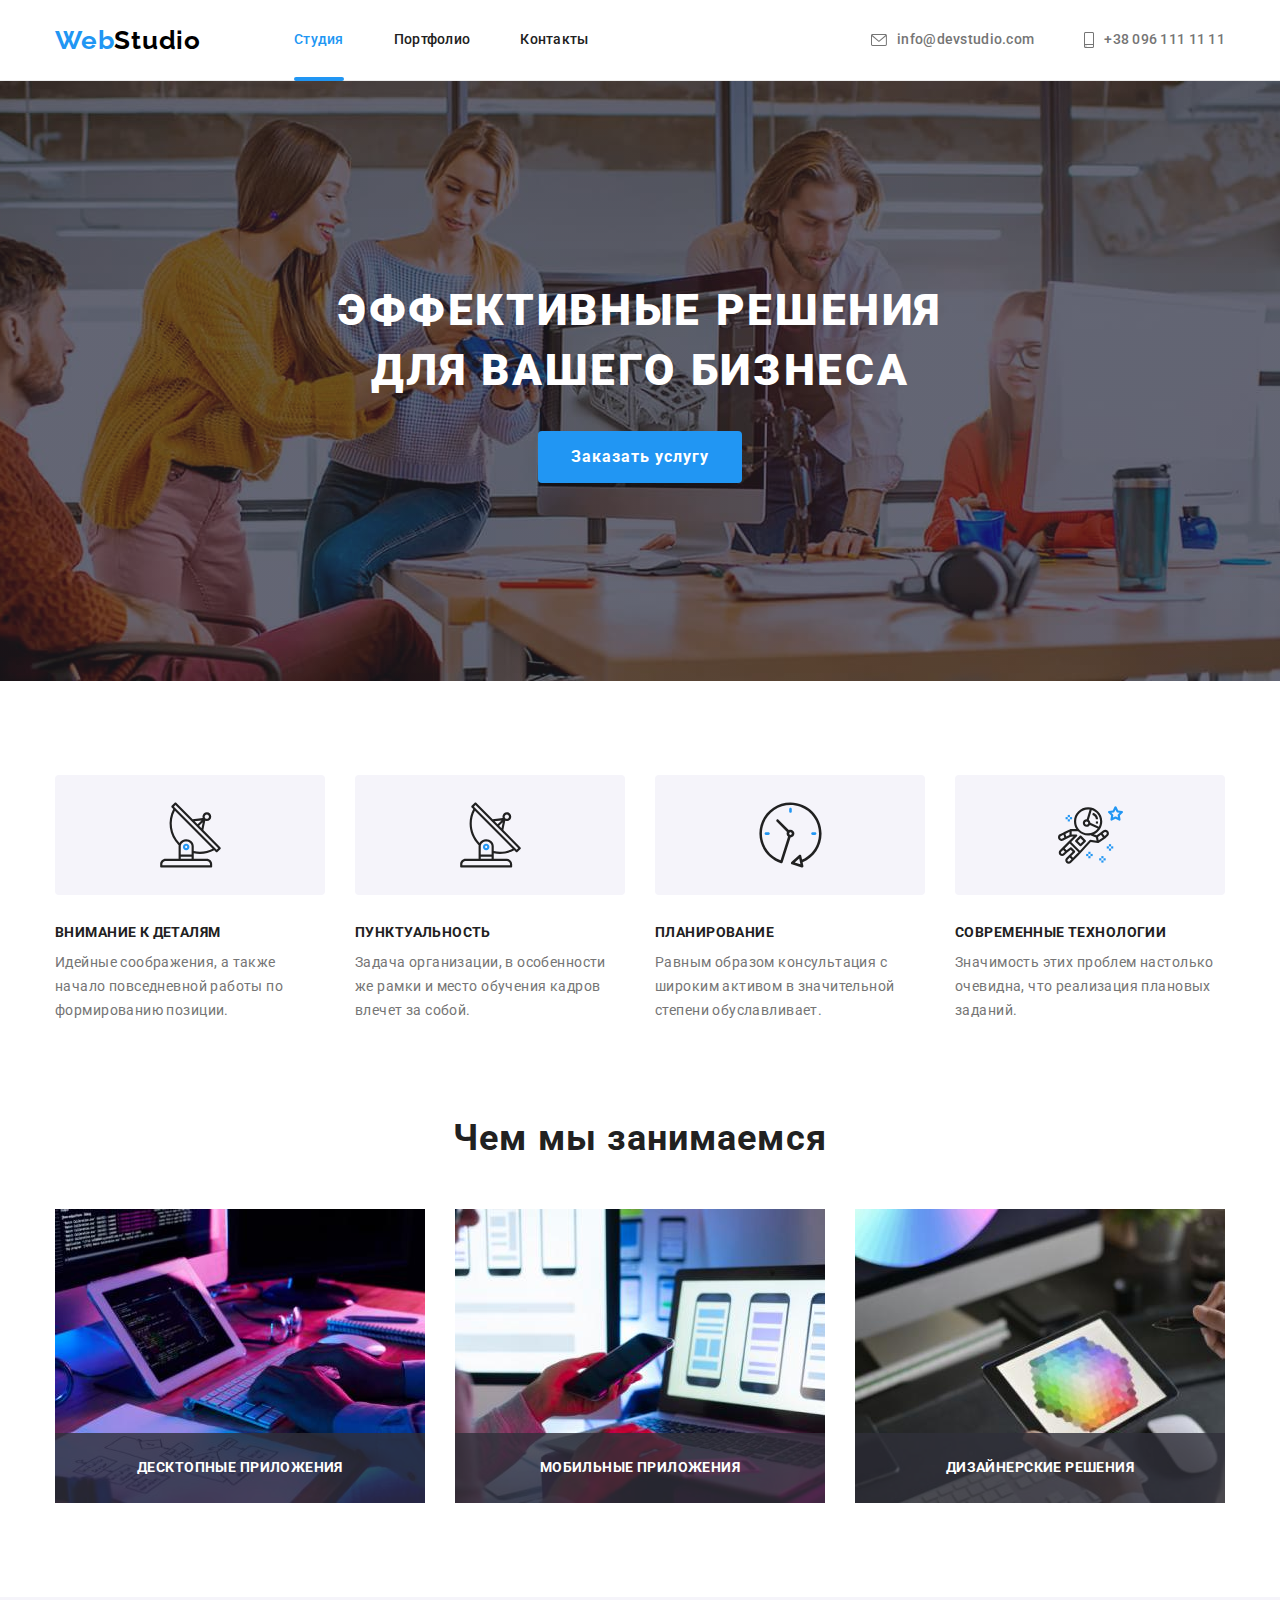
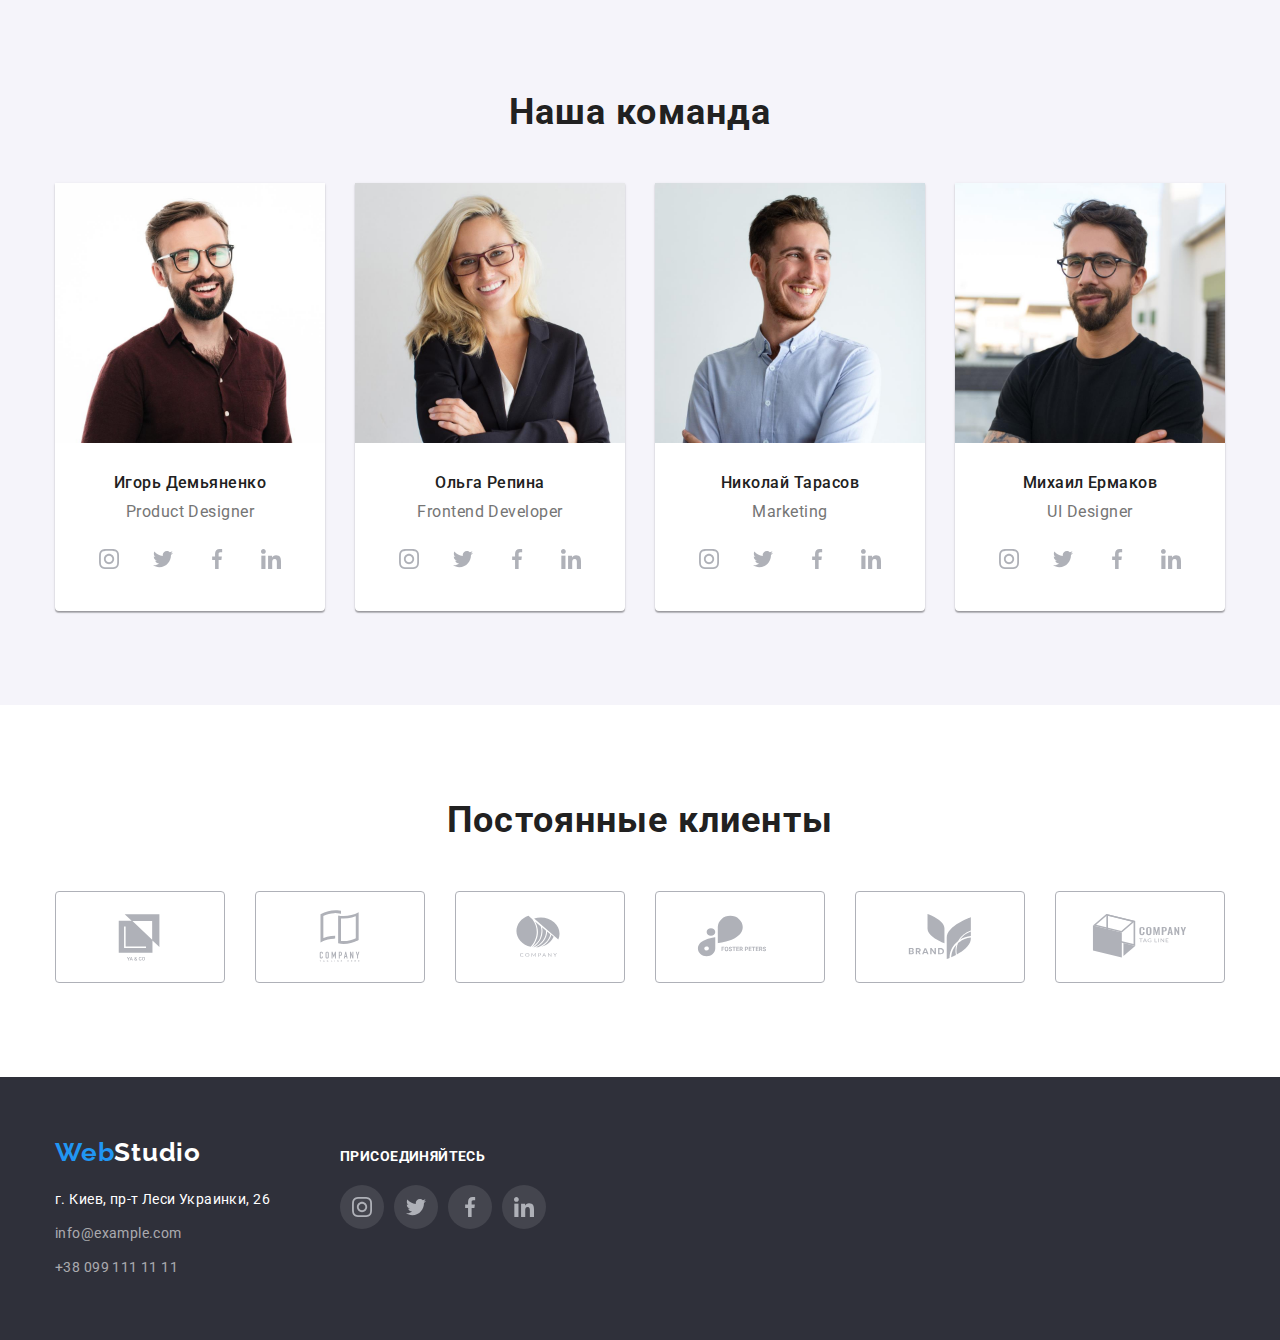
<file: index.html>
<!DOCTYPE html>
<html lang="ru">
  <head>
    <meta charset="UTF-8" />
    <meta http-equiv="X-UA-Compatible" content="IE=edge" />
    <meta name="viewport" content="width=device-width, initial-scale=1.0" />
    <title>Document</title>
    <link rel="preconnect" href="https://fonts.googleapis.com">
    <link rel="preconnect" href="https://fonts.gstatic.com" crossorigin>
    <link href="https://fonts.googleapis.com/css2?family=Raleway:wght@700&family=Roboto:wght@400;500;700;900&display=swap" rel="stylesheet">
    <link rel="stylesheet" href="https://cdnjs.cloudflare.com/ajax/libs/modern-normalize/1.1.0/modern-normalize.min.css" />
    <link rel="stylesheet" href="./css/styles.css" />
  </head>
  <body>
    <!--Header-->
    <header class="page-header section">
      <div class="container page-header-container"><!--page navigation-->
        <nav class="navigation">
         
          <a href="#" lang="en" class="logo">Web<span class="logo-dark">Studio</span></a>
          <ul class="nav-list">
            <li class="nav-item">
              <a class="nav-link link-active" href="./index.html">Студия</a>
            </li>
            <li class="nav-item">
              <a class="nav-link" href="./portfolio.html">Портфолио</a>
            </li>
            <li class="nav-item">
              <a class="nav-link" href="#">Контакты</a>
            </li>
          </ul>
        </nav>
  
        <!--contacts info -->
        <ul class="header-contacts">
          <li class="header-contacts-item">
            <a class="header-link-mail" href="mailto:info@devstudio.com">
              <svg class="mail-icon" width="16" height="12">
                <use href="./images/icons.svg/sprite.svg#envelope">
                </use>
              </svg>info@devstudio.com
            </a>
          </li>
          <li class="header-contacts-item">
            <a class="header-link-phone" href="tel:+380961111111">
              <svg class="phone-icon" width="10" height="16">
                <use href="./images/icons.svg/sprite.svg#smartphone">
                </use>
              </svg>+38 096 111 11 11</a>
          </li>
        </ul>
      </div>
    </header>
    <!-- ============ Hero ======================================-->
    <main>
      <section class="hero">
        <div class="container">
          <h1 class="main-title">Эффективные решения для вашего бизнеса</h1>
          <button class="button" type="button" data-modal-open>Заказать услугу</button>
        </div>
      </section>
      <!-- ============ Section features =====-->
      <section class="section">
        <div class="container">
          <h2 class="section-title visually-hidden">Benefits</h2>
          <ul class="feature-list">
            <li class="feature-item">
              <div class="feature-item-icon-wrapper">
                <svg class="feature-list-icon" width="65" height="70">
                  <use href="./images/icons.svg/sprite.svg#antenna"></use>
                </svg>
              </div>
                <h3 class="feature-title">Внимание к деталям</h3>
                <p class="feature-text">
                  Идейные соображения, а также начало повседневной работы по формированию позиции.
                </p>
            </li>
            <li class="feature-item">
              <div class="feature-item-icon-wrapper">
                <svg class="feature-list-icon" width="65" height="70">
                  <use href="./images/icons.svg/sprite.svg#antenna"></use>
                </svg>
              </div>
              <h3 class="feature-title">Пунктуальность</h3>
              <p class="feature-text">
                Задача организации, в особенности же рамки и место обучения кадров влечет за собой.
              </p>
            </li>
            <li class="feature-item">
              <div class="feature-item-icon-wrapper">
                <svg class="feature-list-icon" width="65" height="70">
                  <use href="./images/icons.svg/sprite.svg#clock"></use>
                </svg>
              </div>
              <h3 class="feature-title">Планирование</h3>
              <p class="feature-text">
                Равным образом консультация с широким активом в значительной степени обуславливает.
              </p>
            </li>
            <li class="feature-item">
              <div class="feature-item-icon-wrapper">
                <svg class="feature-list-icon" width="65" height="70">
                  <use href="./images/icons.svg/sprite.svg#astronaut"></use>
                </svg>
              </div>
              <h3 class="feature-title">Современные технологии</h3>
              <p class="feature-text">
                Значимость этих проблем настолько очевидна, что реализация плановых заданий.
              </p>
            </li>
          </ul>
        </div>
      </section>
      <!--Section work-->
      <section class="section-work section">
        <div class="container">
          <h2 class="section-title">Чем мы занимаемся</h2>
          <ul class="work-list">
            <li class="work-item">
                <img
                class="section-work-img"
                src="./images/work/block_scheme2.jpg"
                alt="Руки кодирующие на ноутбуке по блок-схеме"
                width="370"
                height="294"
              />
              <h3 class="feature-title work-title">Десктопные приложения</h3>
            </li>
            <li class="work-item">
                <img
                class="section-work-img"
                src="./images/work/mobile_vers2.jpg"
                alt="Экран ноутбука с вариатами моб.приложений"
                width="370"
                height="294"
              />
              <h3 class="feature-title work-title">Мобильные приложения</h3>
            </li>
            <li class="work-item">
                <img
                class="section-work-img"
                src="./images/work/laptop_vers2.jpg"
                alt="Планшет с игрой в руках "
                width="370"
                height="294"
              />
              <h3 class="feature-title work-title">Дизайнерские решения</h3>
            </li>
          </ul>
        </div>
      </section>
      <!--our_team-->
      <section class="section-team section">
        <div class="container">
          <h2 class="section-title">Наша команда</h2>
          <ul class="team-list">
            <li class="team-item">
              <img
                class="section-team-img"
                src="./images/team/ihor_demian2.jpg"
                alt="Фотография Игорь Демьяненко"
                width="270"
                height="260"
              />
              <div class="team-item-wrapper">
                <h3 class="team-title">Игорь Демьяненко</h3>
                <p lang="en" class="team-text">Product Designer</p>
                <ul class="social-list">
                  <li class="social-list-item">
                    <a href="" class="social-list-link">
                      <svg class="social-list-icon" width="20" height="20">
                        <use href="./images/icons.svg/sprite.svg#instagram"></use>
                      </svg>
                    </a>
                  </li>
                  <li class="social-list-item">
                    <a href="" class="social-list-link">
                      <svg class="social-list-icon" width="20" height="20">
                        <use href="./images/icons.svg/sprite.svg#twitter"></use>
                      </svg>
                    </a>
                  </li>
                  <li class="social-list-item">
                    <a href="" class="social-list-link">
                      <svg class="social-list-icon" width="20" height="20">
                        <use href="./images/icons.svg/sprite.svg#facebook"></use>
                      </svg>
                    </a>
                  </li>
                  <li class="social-list-item">
                    <a href="" class="social-list-link">
                      <svg class="social-list-icon" width="20" height="20">
                        <use href="./images/icons.svg/sprite.svg#linkedin"></use>
                      </svg>
                    </a>
                  </li>
                </ul>
              </div>
            </li>
            <li class="team-item">
              <img
                class="section-team-img"
                src="./images/team/olha_repina2.jpg"
                alt="Фотография Ольга Репина"
                width="270"
                height="260"
              />
              <div class="team-item-wrapper">
                <h3 class="team-title">Ольга Репина</h3>
                <p lang="en" class="team-text">Frontend Developer</p>
                <ul class="social-list">
                  <li class="social-list-item">
                    <a href="" class="social-list-link">
                      <svg class="social-list-icon" width="20" height="20">
                        <use href="./images/icons.svg/sprite.svg#instagram"></use>
                      </svg>
                    </a>
                  </li>
                  <li class="social-list-item">
                    <a href="" class="social-list-link">
                      <svg class="social-list-icon" width="20" height="20">
                        <use href="./images/icons.svg/sprite.svg#twitter"></use>
                      </svg>
                    </a>
                  </li>
                  <li class="social-list-item">
                    <a href="" class="social-list-link">
                      <svg class="social-list-icon" width="20" height="20">
                        <use href="./images/icons.svg/sprite.svg#facebook"></use>
                      </svg>
                    </a>
                  </li>
                  <li class="social-list-item">
                    <a href="" class="social-list-link">
                      <svg class="social-list-icon" width="20" height="20">
                        <use href="./images/icons.svg/sprite.svg#linkedin"></use>
                      </svg>
                    </a>
                  </li>
                </ul>
              </div>
            </li>
            <li class="team-item">
              <img
                class="section-team-img"
                src="./images/team/nikolaj_tarasov2.jpg"
                alt="Фотография Николай Тарасов"
                width="270"
                height="260"
              />
              <div class="team-item-wrapper"><h3 class="team-title">Николай Тарасов</h3>
                <p lang="en" class="team-text">Marketing</p>
                <ul class="social-list">
                  <li class="social-list-item">
                    <a href="" class="social-list-link">
                      <svg class="social-list-icon" width="20" height="20">
                        <use href="./images/icons.svg/sprite.svg#instagram"></use>
                      </svg>
                    </a>
                  </li>
                  <li class="social-list-item">
                    <a href="" class="social-list-link">
                      <svg class="social-list-icon" width="20" height="20">
                        <use href="./images/icons.svg/sprite.svg#twitter"></use>
                      </svg>
                    </a>
                  </li>
                  <li class="social-list-item">
                    <a href="" class="social-list-link">
                      <svg class="social-list-icon" width="20" height="20">
                        <use href="./images/icons.svg/sprite.svg#facebook"></use>
                      </svg>
                    </a>
                  </li>
                  <li class="social-list-item">
                    <a href="" class="social-list-link">
                      <svg class="social-list-icon" width="20" height="20">
                        <use href="./images/icons.svg/sprite.svg#linkedin"></use>
                      </svg>
                    </a>
                  </li>
                </ul>
              </div>
            </li>
            <li class="team-item">
              <img
                class="section-team-img"
                src="./images/team/michail_ermakov2.jpg"
                alt="Фотография Михаил Ермаков"
                width="270"
                height="260"
              />
              <div class="team-item-wrapper">
                <h3 class="team-title">Михаил Ермаков</h3>
                <p lang="en" class="team-text">UI Designer</p>
                <ul class="social-list">
                  <li class="social-list-item">
                    <a href="" class="social-list-link">
                      <svg class="social-list-icon" width="20" height="20">
                        <use href="./images/icons.svg/sprite.svg#instagram"></use>
                      </svg>
                    </a>
                  </li>
                  <li class="social-list-item">
                    <a href="" class="social-list-link">
                      <svg class="social-list-icon" width="20" height="20">
                        <use href="./images/icons.svg/sprite.svg#twitter"></use>
                      </svg>
                    </a>
                  </li>
                  <li class="social-list-item">
                    <a href="" class="social-list-link">
                      <svg class="social-list-icon" width="20" height="20">
                        <use href="./images/icons.svg/sprite.svg#facebook"></use>
                      </svg>
                    </a>
                  </li>
                  <li class="social-list-item">
                    <a href="" class="social-list-link">
                      <svg class="social-list-icon" width="20" height="20">
                        <use href="./images/icons.svg/sprite.svg#linkedin"></use>
                      </svg>
                    </a>
                  </li>
                </ul>
              </div>
            </li>
          </ul>
        </div>
      </section>
      <!-- ===CLIENTS -->
      <section class="section-clients section">
        <div class="container">
          <h2 class="section-title">Постоянные клиенты</h2>
          <ul class="clients-list">
            <li class="clients-item">
              <a href="" class="clients-item-link">
                <svg class="clients-list-icon" width="106" height="60">
                  <use href="./images/icons.svg/sprite.svg#company-name-1"></use>
                </svg>
              </a>
            </li>
            <li class="clients-item">
              <a href="" class="clients-item-link">
                <svg class="clients-list-icon">
                  <use href="./images/icons.svg/sprite.svg#company-name-2"></use>
                </svg>
              </a>
            </li>
            <li class="clients-item">
              <a href="" class="clients-item-link">
                <svg class="clients-list-icon">
                  <use href="./images/icons.svg/sprite.svg#company-name-3"></use>
                </svg>
              </a>
            </li>
            <li class="clients-item">
              <a href="" class="clients-item-link">
                <svg class="clients-list-icon">
                  <use href="./images/icons.svg/sprite.svg#company-name-4"></use>
                </svg>
              </a>
            </li>
            <li class="clients-item">
              <a href="" class="clients-item-link">
                <svg class="clients-list-icon">
                  <use href="./images/icons.svg/sprite.svg#company-name-5"></use>
                </svg>
              </a>
            </li>
            <li class="clients-item">
              <a href="" class="clients-item-link">
                <svg class="clients-list-icon">
                  <use href="./images/icons.svg/sprite.svg#company-name-6"></use>
                </svg>
              </a>
            </li>
          </ul>
        </div>
      </section>
    </main>
    <!--Footer-->
    <footer class="page-footer section">
      <div class="container footer-align">
        <div class="footer-address-wrapper">
          <a href="#" class="logo logo-footer">Web<span class="logo-light">Studio</span></a>
          <address class="footer-addr">
            <ul class="footer-list">
              <li class="footer-item">
                <a
                  class="footer-link-location"
                  href="https://goo.gl/maps/vdUjSE2Tv6SdJSwDA"
                  target="_blank"
                  rel="noopener noreferrer"
                  >г. Киев, пр-т Леси Украинки, 26
                </a>
              </li>
              <li class="footer-item">
                <a class="footer-link" href="mailto:info@example.com">info@example.com</a>
              </li>
              <li class="footer-item">
                <a class="footer-link" href="tel:+380991111111">+38 099 111 11 11</a>
              </li>
            </ul>
          </address>
        </div>
        <div class="foter-social-link-wrapper">
          <h3 class="feature-title footer-title">присоединяйтесь</h3>
          <ul class="social-list">
            <li class="social-list-item">
              <a href="" class="social-list-link social-footer">
                <svg class="social-list-icon" width="20" height="20">
                  <use href="./images/icons.svg/sprite.svg#instagram"></use>
                </svg>
              </a>
            </li>
            <li class="social-list-item">
              <a href="" class="social-list-link social-footer">
                <svg class="social-list-icon" width="20" height="20">
                  <use href="./images/icons.svg/sprite.svg#twitter"></use>
                </svg>
              </a>
            </li>
            <li class="social-list-item">
              <a href="" class="social-list-link social-footer">
                <svg class="social-list-icon" width="20" height="20">
                  <use href="./images/icons.svg/sprite.svg#facebook"></use>
                </svg>
              </a>
            </li>
            <li class="social-list-item">
              <a href="" class="social-list-link social-footer">
                <svg class="social-list-icon" width="20" height="20">
                  <use href="./images/icons.svg/sprite.svg#linkedin"></use>
                </svg>
              </a>
            </li>
          </ul>
        </div> 
      </div>
    </footer>
    <div class="backdrop is-hidden" data-modal>
      <div class="modal">
        <button type="button" class="modal-close-btn" data-modal-close>
          <svg class="modal-close-btn-icon" width="11" height="11">
            <use href="./images/icons.svg/sprite.svg#close-icon"></use>
          </svg>
        </button>
      </div>
    </div>
    <script src="./js/modal.js"></script>
  </body>
</html>
</file>
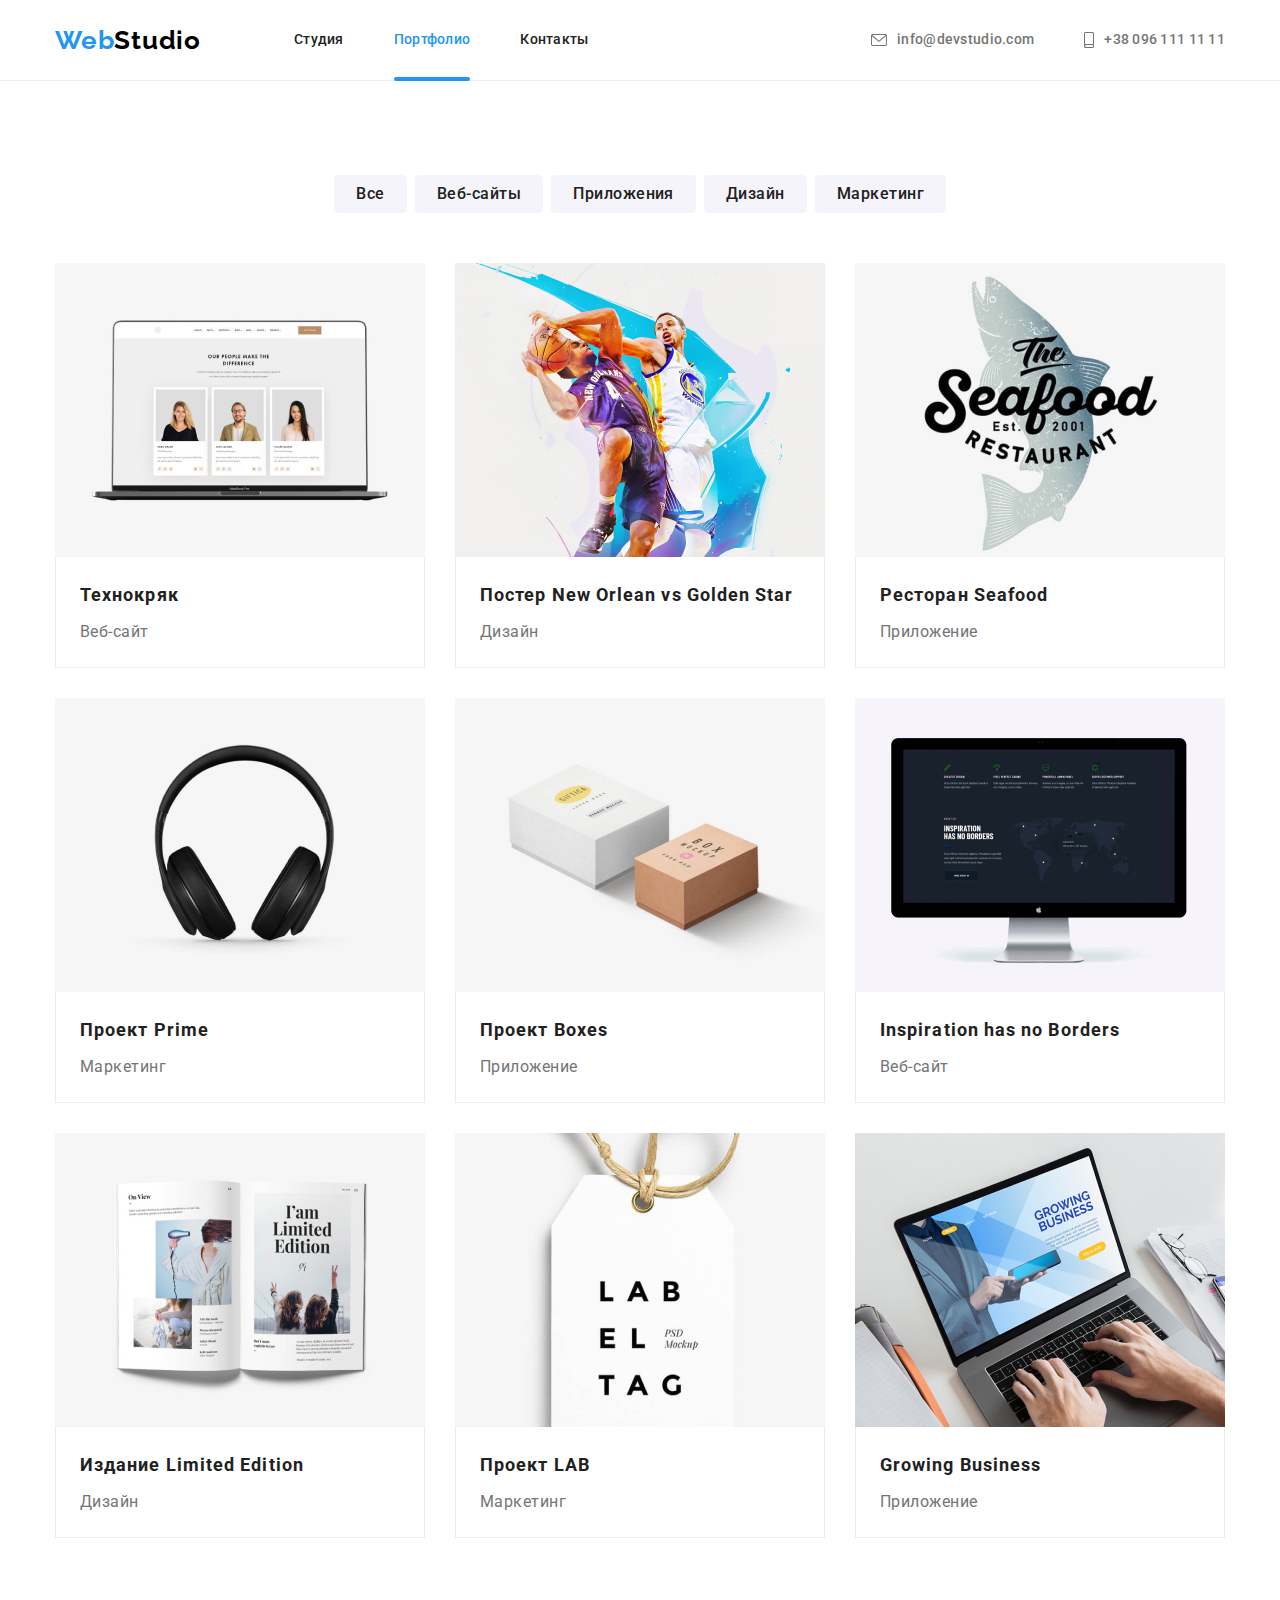
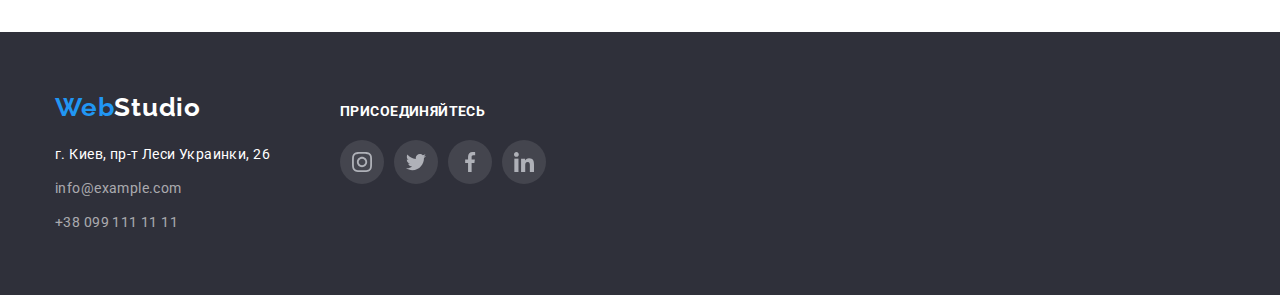
<file: portfolio.html>
<!DOCTYPE html>
<html lang="ru">
  <head>
    <meta charset="UTF-8" />
    <meta http-equiv="X-UA-Compatible" content="IE=edge" />
    <meta name="viewport" content="width=device-width, initial-scale=1.0" />
    <title>Document</title>
    <link rel="preconnect" href="https://fonts.googleapis.com">
    <link rel="preconnect" href="https://fonts.gstatic.com" crossorigin>
    <link href="https://fonts.googleapis.com/css2?family=Raleway:wght@700&family=Roboto:wght@400;500;700;900&display=swap" rel="stylesheet">
    <link rel="stylesheet" href="https://cdnjs.cloudflare.com/ajax/libs/modern-normalize/1.1.0/modern-normalize.min.css" />
    <link rel="stylesheet" href="./css/styles.css" />
  </head>
  <body>
    <!--Header-->
    <header class="page-header section">
      <div class="container page-header-container"><!--page navigation-->
        <nav class="navigation">
          <a href="#" lang="en" class="logo">Web<span class="logo-dark">Studio</span></a>
          <ul class="nav-list">
            <li class="nav-item">
              <a class="nav-link" href="./index.html">Студия</a>
            </li>
            <li class="nav-item">
              <a class="nav-link link-active" href="./portfolio.html">Портфолио</a>
            </li>
            <li class="nav-item">
              <a class="nav-link" href="#">Контакты</a>
            </li>
          </ul>
        </nav>
        <!--contacts info -->
        <ul class="header-contacts">
          <li class="header-contacts-item">
            <a class="header-link-mail" href="mailto:info@devstudio.com">
              <svg class="mail-icon" width="16" height="12">
                <use href="./images/icons.svg/sprite.svg#envelope">
                </use>
              </svg>info@devstudio.com
            </a>
          </li>
          <li class="header-contacts-item">
            <a class="header-link-phone" href="tel:+380961111111">
              <svg class="phone-icon" width="10" height="16">
                <use href="./images/icons.svg/sprite.svg#smartphone">
                </use>
              </svg>+38 096 111 11 11</a>
          </li>
        </ul>
      </div>
    </header>
    <!-- MAIN SECTION -->
    <main>
      <!-- Section filtr -->
      <section class="section">
        <div class="container">
          <h1 class="visually-hidden">Filter</h1>
          <ul class="filter-list">
            <li class="filter-item">
              <button class="filter-btn" type="button">Все</button>
            </li>
            <li class="filter-item">
              <button class="filter-btn" type="button">Веб-сайты</button>
            </li>
            <li class="filter-item">
              <button class="filter-btn" type="button">Приложения</button>
            </li>
            <li class="filter-item">
              <button class="filter-btn" type="button">Дизайн</button>
            </li>
            <li class="filter-item">
              <button class="filter-btn" type="button">Маркетинг</button>
            </li>
          </ul>
          <!-- CONTENT -->
          <ul class="content-list">
            <li class="content-item">
              <a href="" class="content-item-link">
                <div class="content-list-img-wrapper">
                  <img
                  class="content-img"
                  src="./images/./portfolio_img/technokriak_1.jpg"
                  alt="Фото веб-сайта технокряк"
                />
                <p class="content-list-overlay">Ресурс предлагает комплексные предложения с разным уровнем функционала и сервисов. 
                  Все это позволит посетителю получить исчерпывающие сведения о компании или частном лице.</p>
                </div>
              <div class="content-item-wrapper">
                <h2 class="content-title">Технокряк</h2>
                <p class="content-text">Веб-сайт</p>
              </div>
            </a>
            </li>
            <li class="content-item">
              <a href="" class="content-item-link">
                <div class="content-list-img-wrapper"><img
                  class="content-img"
                  src="./images/./portfolio_img/poster_new_oll_2.jpg"
                  alt="Постер New Orlean vs Golden Sta"
                />
                <p class="content-list-overlay">Lorem ipsum dolor sit amet consectetur, adipisicing elit. Fugit laborum, ipsum provident volup</p>
              </div>
                <div class="content-item-wrapper">
                  <h2 class="content-title">Постер New Orlean vs Golden Star</h2>
                  <p class="content-text">Дизайн</p>
              </div>
            </a>
            </li>
            <li class="content-item">
                <a href="" class="content-item-link">
                  <div class="content-list-img-wrapper">
                  <img
                  class="content-img"
                  src="./images/./portfolio_img/seafood_3.jpg"
                  alt="Ресторан Seafood"
                />
                <p class="content-list-overlay">Lorem ipsum dolor sit amet consectetur, adipisicing elit. Fugit laborum, ipsum provident volup</p>
              </div>
              <div class="content-item-wrapper">
                <h2 class="content-title">Ресторан Seafood</h2>
                <p class="content-text">Приложение</p>
              </div>
            </a>
            </li>
            <li class="content-item">
              <a href="" class="content-item-link">
                <div class="content-list-img-wrapper">
                  <img
                  class="content-img"
                  src="./images/./portfolio_img/prime_4.jpg"
                  alt="Фотография наушников"
                />
                <p class="content-list-overlay">Lorem ipsum dolor sit amet consectetur, adipisicing elit. Fugit laborum, ipsum provident volup</p>
                </div>
              <div class="content-item-wrapper">
                <h2 class="content-title">Проект Prime</h2>
                <p class="content-text">Маркетинг</p>
              </div>
            </a>
            </li>
            <li class="content-item">
              <a href="" class="content-item-link">
                <div class="content-list-img-wrapper">
                  <img
                  class="content-img"
                  src="./images/./portfolio_img/boxes_5.jpg"
                  alt="Фото коробок с надписями"
                />
                <p class="content-list-overlay">Lorem ipsum dolor sit amet consectetur, adipisicing elit. Fugit laborum, ipsum provident volup</p>
                </div>
                <div class="content-item-wrapper">
                  <h2 class="content-title">Проект Boxes</h2>
                  <p class="content-text">Приложение</p>
              </div>
            </a>
            </li>
            <li class="content-item">
              <a href="" class="content-item-link">
                <div class="content-list-img-wrapper">
                  <img
                  class="content-img"
                  src="./images/./portfolio_img/no_borders_6.jpg"
                  alt="Фото монитора"
                />
                <p class="content-list-overlay">Lorem ipsum dolor sit amet consectetur, adipisicing elit. Fugit laborum, ipsum provident volup</p>
                </div>
                <div class="content-item-wrapper">
                  <h2 class="content-title">Inspiration has no Borders</h2>
                  <p class="content-text">Веб-сайт</p>
              </div>
            </a>
            </li>
            <li class="content-item">
              <a href="" class="content-item-link">
                <div class="content-list-img-wrapper">
                  <img
                  class="content-img"
                  src="./images/./portfolio_img/limied_editon7.jpg"
                  alt="Фото открытой книги"
                />
                <p class="content-list-overlay">Lorem ipsum dolor sit amet consectetur, adipisicing elit. Fugit laborum, ipsum provident volup</p>
                </div>
                <div class="content-item-wrapper">
                  <h2 class="content-title">Издание Limited Edition</h2>
                  <p class="content-text">Дизайн</p>
              </div>
            </a>
            </li>
            <li class="content-item">
              <a href="" class="content-item-link">
                <div class="content-list-img-wrapper">
                  <img
                  class="content-img"
                  src="./images/./portfolio_img/lab_8.jpg"
                  alt="Фотография этикетки"
                />
                <p class="content-list-overlay">Lorem ipsum dolor sit amet consectetur, adipisicing elit. Fugit laborum, ipsum provident volup</p>
                </div>
                <div class="content-item-wrapper">
                  <h2 class="content-title">Проект LAB</h2>
                  <p class="content-text">Маркетинг</p>
              </div>
            </a>
            </li>
            <li class="content-item">
              <a href="" class="content-item-link">
                <div class="content-list-img-wrapper">
                  <img
                  class="content-img"
                  src="./images/./portfolio_img/grow_bisn_9.jpg"
                  alt="Фото открытого планшета"
                />
                <p class="content-list-overlay">Lorem ipsum dolor sit amet consectetur, adipisicing elit. Fugit laborum, ipsum provident volup</p>
                </div>
                <div class="content-item-wrapper">
                  <h2 class="content-title">Growing Business</h2>
                  <p class="content-text">Приложение</p>
              </div>
            </a>
            </li>
          </ul>
        </div>
      </section>
    </main>
    <!--Footer-->
    <footer class="page-footer section">
      <div class="container footer-align">
        <div class="footer-address-wrapper">
          <a href="#" class="logo logo-footer">Web<span class="logo-light">Studio</span></a>
          <address class="footer-addr">
            <ul class="footer-list">
              <li class="footer-item">
                <a
                  class="footer-link-location"
                  href="https://goo.gl/maps/vdUjSE2Tv6SdJSwDA"
                  target="_blank"
                  rel="noopener noreferrer"
                  >г. Киев, пр-т Леси Украинки, 26
                </a>
              </li>
              <li class="footer-item">
                <a class="footer-link" href="mailto:info@example.com">info@example.com</a>
              </li>
              <li class="footer-item">
                <a class="footer-link" href="tel:+380991111111">+38 099 111 11 11</a>
              </li>
            </ul>
          </address>
        </div>
        <div class="foter-social-link-wrapper">
          <h3 class="feature-title footer-title">присоединяйтесь</h3>
          <ul class="social-list">
            <li class="social-list-item">
              <a href="" class="social-list-link social-footer">
                <svg class="social-list-icon" width="20" height="20">
                  <use href="./images/icons.svg/sprite.svg#instagram"></use>
                </svg>
              </a>
            </li>
            <li class="social-list-item">
              <a href="" class="social-list-link social-footer">
                <svg class="social-list-icon" width="20" height="20">
                  <use href="./images/icons.svg/sprite.svg#twitter"></use>
                </svg>
              </a>
            </li>
            <li class="social-list-item">
              <a href="" class="social-list-link social-footer">
                <svg class="social-list-icon" width="20" height="20">
                  <use href="./images/icons.svg/sprite.svg#facebook"></use>
                </svg>
              </a>
            </li>
            <li class="social-list-item">
              <a href="" class="social-list-link social-footer">
                <svg class="social-list-icon" width="20" height="20">
                  <use href="./images/icons.svg/sprite.svg#linkedin"></use>
                </svg>
              </a>
            </li>
          </ul>
        </div> 
      </div>
    </footer>
  </body>
</html>
</file>
<file: css/styles.css>
/* цвет остовного текста color: #757575; */
/* вторичныу цвет текста color: #212121; */
/* color: #FFFFFF; */
/* акцент  color: #2196F3;*/
/* hover change #188CE8; */
/* background: #E5E5E5; */
/* second background lite: #F5F4FA; 
logo color dark color: #000000;
section background dark: #2F303A;
*/
:root{
    --primary-font-family:'Roboto', sans-serif;
    --secondary-font-family:'Raleway', sans-serif;
    --primary-font-weight: 400;
    --secondary-font-weight: 700;
    --accent-color: #2196F3;
    --btn-other-color: #188CE8;
    --main-p-color: #757575;
    --main-h-color:#212121;
    --main-white-color:#FFFFFF;
    --logo-dark-color:#000000;
    --main-bg-lite-color:#F5F4FA;
    --main-bg-dark-color:#2F303A;
    --box-shadow-filter:0px 3px 1px rgba(0, 0, 0, 0.1), 0px 1px 2px rgba(0, 0, 0, 0.08), 0px 2px 2px rgba(0, 0, 0, 0.12);
    --box-shadow-team-item-box: 0px 1px 3px rgba(0, 0, 0, 0.12), 0px 1px 1px rgba(0, 0, 0, 0.14), 0px 2px 1px rgba(0, 0, 0, 0.2);
    --footer-link-col:rgba(255, 255, 255, 0.6);
    --hero-btn-box-shadow:rgba(0, 0, 0, 0.15);
    --primary-letter-spacing: 0.03em;
    --secondary-letter-spacing: 0.06em;
    --header-border-color: #ECECEC;
    --background-color-hero:#C4C4C4;
    --icons-main-color:#AFB1B8;
    --content-border-color:#EEEEEE;
    --bg-backdrop:rgba(0, 0, 0, 0.1);
}

h1,
h2,
h3,
p{
    margin-top: 0px;
    margin-bottom: 0px;
}
ul,
ol{
    margin-top: 0px;
    margin-bottom: 0px;
    padding-left: 0px;
    list-style: none;
}
img{
    display: block;
    max-width: 100%;
    height: auto;
}

a{
    text-decoration: none;
}
body{
    font-family:var(--primary-font-family);
    background-color: var(--main-white-color);
    color: var(--main-p-color);
}
.visually-hidden { 
    position: absolute; 
    width: 1px; 
    height: 1px; 
    margin: -1px; 
    border: 0; 
    padding: 0; 
    white-space: nowrap; 
    clip-path: inset(100%); 
    clip: rect(0 0 0 0); 
    overflow: hidden; 
    } 
    .section{
        padding: 94px 0;
    }
    .container{
        width: 1200px;
        margin-left: auto;
        margin-right: auto;
        padding-left: 15px;
        padding-right: 15px;
    }
/* ========================== HEADER================================ */

.page-header{
    border-bottom-width: 1px;
    border-bottom-style: solid;
    border-bottom-color: var(--header-border-color);

    padding-top: 0;
    padding-bottom: 0;
}
.page-header-container{
    display: flex;
    align-items: center;
    /* -- Можно justify-content: space-between; если 2 флекс элемента, и убрать margin-left: auto; в header-contacts ---*/  
}
.navigation{
    display: flex;
    align-items: center;
}
.nav-list{
    display: flex;
}
.header-contacts{
    display: flex;
    margin-left: auto;
}
.logo {
    font-family: var(--secondary-font-family);
    font-weight: var(--secondary-font-weight);
    font-size: 26px;
    line-height: 1.19;
    letter-spacing: var(--primary-letter-spacing);
    color: var(--accent-color);
    margin-right: 93px;
    padding: 24px 0;
}

.logo-dark {
    color: var(--logo-dark-color);
}
.nav-item:not(:last-child){
    margin-right: 50px;
}
.header-contacts-item:not(:last-child){
    margin-right: 50px;
}

.nav-link, 
.header-link-phone,
.header-link-mail{
    display: flex;
    font-weight: 500;
    font-size: 14px;
    line-height: 1.14;
    align-items: center;
    letter-spacing: 0.02em;
    padding-top: 32px;
    padding-bottom: 32px;
    color: var(--main-h-color);
    transition: color 250ms cubic-bezier(0.4, 0, 0.2, 1);
}
.nav-link{
    position: relative;
    display: block;
}

.header-link-phone,
.header-link-mail{
    color: var(--main-p-color);
}

.mail-icon, 
.phone-icon{
    fill: currentColor;
    margin-right: 10px;
    transition: fill 250ms cubic-bezier(0.4, 0, 0.2, 1);
}

.link-active{

    color: var(--accent-color);
}
.link-active::after
{   
    content: '';
    position: absolute;
    display: block;
    left: 0;
    bottom: -1px;
    width: 100%;
    height: 4px;
    background: var(--accent-color);
    border-radius: 2px; 
}

.nav-link:hover, 
.header-link-phone:hover, 
.header-link-mail:hover,
.nav-link:focus,
.header-link-phone:focus,
.header-link-mail:focus
{
    color: var(--accent-color);
}

/* .phone-icon,
.mail-icon{
    transition: fill 250ms cubic-bezier(0.4, 0, 0.2, 1);
} */
.phone-icon:hover,
.mail-icon:hover,
.phone-icon:focus,
.mail-icon:focus
{
    fill: var(--accent-color);
}

/* =================== /HEADER ================================= */

/* ======================== Section MAIN ========================= */
/* ============= HERO ================ */
.hero {
    height: 600px;
    background: var(--main-bg-dark-color);
    background-position: center;
    background-repeat: no-repeat;
    padding-top: 200px;
    padding-bottom: 200px;
    background-color: var(--background-color-hero);
    background-image: linear-gradient(to right, rgba(47, 48, 58, 0.4), rgba(47, 48, 58, 0.4)), url("../images/hero/hero-main-photo.jpg");
    text-align: center;
    margin: 0 auto;
    max-width: 1600px;
    background-size: cover;
}

.main-title {
    width: 696px;
    margin-top: 0px;
    margin-bottom: 30px;
    margin-left: auto;
    margin-right: auto;
    font-weight: 900;
    font-size: 44px;
    line-height: 1.36;
    letter-spacing: var(--secondary-letter-spacing);
    text-transform: uppercase;
    color: var(--main-white-color);
}
.button{
    min-width: 200px;
    font-family: inherit;
    font-weight: var(--secondary-font-weight);
    font-size: 16px;
    line-height: 1.88;
    cursor: pointer;
    letter-spacing: var(--secondary-letter-spacing);
    box-shadow: var(--hero-btn-box-shadow);
    color: var(--main-white-color);
    background-color: var(--accent-color);
    border-radius: 4px;
    padding: 10px 32px;
    border: 1px solid transparent;
    transition: background-color 250ms cubic-bezier(0.4, 0, 0.2, 1);
}
.button:hover {
    background-color: var(--btn-other-color);
}


/* =========================== FEATURES ============================== */
.feature-title{
    margin-top: 0px;
    margin-bottom: 10px;
    font-weight: var(--secondary-font-weight);
    font-size: 14px;
    line-height: 1.14;
    letter-spacing: var(--primary-letter-spacing);
    text-transform: uppercase;
    color: var(--main-h-color);
}
.feature-text,
.footer-link,
.footer-link-location{
    font-weight: var(--primary-font-weight);
    font-size: 14px;
    line-height: 1.71;
    letter-spacing: var(--primary-letter-spacing);
    margin-top: 0px;
}

.feature-list{
    display: flex;
    flex-wrap: wrap;
    margin: -15px;
}
.feature-item{
    margin: 15px;
    flex-basis: calc((100% - 120px) / 4);
}
.feature-item-icon-wrapper{
    display: flex;
    /* content: " "; */
    width: 270px; 
    height: 120px;
    align-items: center;
    justify-content: center;
    margin-bottom: 30px;
    background: var(--main-bg-lite-color);
    border-radius: 4px;
} 

/* ==== Второй способ добавления элементов ======
 Получается что калькулятор не правильно работает 
 с построением через  nth-child ? 
 если поменяем  С width: 270px; На flex-basis: calc((100%-90px) / 4); или даже 100%-120px */

/* .feature-list{
    display: flex;
    flex-wrap: wrap;
}
.feature-item{
    width: 270px;
}
.feature-item:not(:nth-child(4n)){
    margin-right: 30px;
}
.feature-item:not(:nth-last-child(-n+4)){
    margin-bottom: 30px;
} */

/* ==== Третий gap способ добавления элементов ====== */
/* == НЕ РАБОТАЕТ ТОЖЕ !! если calc((100%-90px) / 4) */

/* .feature-list{
    gap: 30px;
    display: flex;
    flex-wrap: wrap;
}
.feature-item{
    flex-basis: calc((100%-120px) / 4);
} */

/* =========================== /FEATURES ============================== */

/* ======================== WORK ======================================== */

.work-list{
    display: flex;
    flex-wrap: wrap;
    margin-left: -30px;
    margin-top: -30px;
}
.work-item{
    position: relative;
    flex-basis: calc((100% - 90px) / 3);
    margin-left: 30px;
    margin-top: 30px;
}

/* ===Также не совсем правильно работает */
/* .work-list{
    display: flex;
    flex-wrap: wrap;
}
.work-item{
    flex-basis: calc((100% - 90px) / 3);
}
 .work-item:not(:nth-child(3n)){
    margin-right: 30px;
}
.work-item:not(:nth-last-child(-n+3)){
    margin-bottom: 30px;
} */

.work-title{
    position: absolute;
    display: flex;
    align-items: center;
    justify-content: center;
    left: 0%;
    bottom: 0%;
    width: 100%;
    height:70px ;
    color: var(--main-white-color);
    background: rgba(47, 48, 58, 0.8);
    margin-bottom: 0;
}

.section-title{
        font-weight: var(--secondary-font-weight);
        font-size: 36px;
        line-height: 1.17;
        text-align: center;
        letter-spacing: var(--primary-letter-spacing);
        color: var(--main-h-color);
        margin-bottom: 50px;
}
.section-work{
    padding-top: 0;
}
/* ======================== /WORK ======================================== */

/* ======================== TEAM ========================================== */
.section-team{
    background: var(--main-bg-lite-color);
}
/* .team-list{
    display: flex;
    flex-wrap: wrap;
}
.team-item:not(:nth-child(4n)){
    margin-right: 30px;
}
.team-item:not(:nth-last-child(-n+4)){
    margin-bottom: 30px;
} */

.team-list{
    display: flex;
    flex-wrap: wrap;
    margin-left: -30px;
    margin-top: -30px
}
.team-item{
    flex-basis: calc((100% - 120px) / 4);
    margin-left: 30px;
    margin-top: 30px;
    background: var(--main-white-color);
    box-shadow: var(--box-shadow-team-item-box);
    border-radius: 0px 0px 4px 4px;
}
.team-item-wrapper{
    padding: 30px 0;

}

.team-title{
    font-weight: 500;
    font-size: 16px;
    line-height: 1.19;
    text-align: center;
    letter-spacing: var(--primary-letter-spacing);
    color: var(--main-h-color);
    margin-bottom: 10px;
}
.team-text{
    font-weight: var(--primary-font-weight);
    font-size: 16px;
    line-height: 1.19;
    text-align: center;
    margin-bottom: 16px;
    letter-spacing: var(--primary-letter-spacing);
}
.social-list{
    display: flex;
    justify-content: center;
}
.social-list-link{
    display: flex;
    align-items: center;
    justify-content: center;
    width: 44px;
    height: 44px;
    /* fill: var(--icons-main-color); */
    background-color: var(--main-white-color);
    border-radius: 50%;
    transition: background-color 250ms cubic-bezier(0.4, 0, 0.2, 1);
}
.social-list-item:not(:last-child){
    margin-right: 10px;
}

.social-list-icon{
    fill: var(--icons-main-color);
    transition: fill 250ms cubic-bezier(0.4, 0, 0.2, 1); 
}
.social-list-link:hover .social-list-icon,
.social-list-link:focus .social-list-icon
{
    fill: var(--main-white-color);
}

/* ======================== /TEAM ========================================== */
/* ===== CLIENTS ===================================== */

.clients-list{
    display: flex;
    flex-wrap: wrap;
    margin-left: -30px;
    margin-top: -30px;
}
.clients-item{
    flex-basis: calc((100% - 180px) / 6);
    margin-left: 30px;
    margin-top: 30px;
}

.clients-item-link{
    display: flex;
    align-items: center;
    justify-content: center;
    width: 170px;
    height: 92px;
    box-sizing: border-box;
    border: 1px solid var(--icons-main-color);
    border-radius: 4px; 
    transition: border 250ms cubic-bezier(0.4, 0, 0.2, 1);
}
.clients-list-icon{
    width: 106px;
    height:60px;
    fill: var(--icons-main-color);
    transition: fill 250ms cubic-bezier(0.4, 0, 0.2, 1);
    
}
.clients-item-link:hover,
.clients-item-link:focus
{
    border: 1px solid var(--accent-color);
}
.clients-item-link:hover .clients-list-icon,
.clients-item-link:focus .clients-list-icon
{
    fill: var(--accent-color);
    
}


/* ===== /CLIENTS ===================================== */

/* ===================== /MAIN ====================================== */

/* ============================= FOOTER ========================= */
.page-footer {
    background: var(--main-bg-dark-color);
    /* padding-top: 45px;
    padding-bottom: 75px; */
    padding: 60px 0;

}
.logo-footer{
    display: inline-block;
    margin-right: 0;
    margin-bottom: 20px;
    padding: 0%;
}
.footer-item{
    font-style: normal;
}
.footer-item:not(:last-child){
    margin-bottom: 10px;
}
.footer-link{
    color: var(--footer-link-col);
    transition: color 250ms cubic-bezier(0.4, 0, 0.2, 1);
}
.logo-light, 
.footer-link-location{
    color: var(--main-white-color)
}
.footer-title{
    color: var(--main-white-color);
    margin-bottom: 20px;
}
.footer-link:hover,
.footer-link:focus{
    color: var(--accent-color);
}

.footer-align{
    align-items: baseline;
    display: flex;
}
.footer-address-wrapper{
    margin-right: 70px;
}

.social-list-link.social-footer{
    fill: var(--main-white-color);
    background-color: rgba(255, 255, 255, 0.1);
}
.social-list-link:hover,
.social-list-link:focus
 {
    background-color: var(--accent-color);
}


/* ============================= /FOOTER ========================= */

/* ============================= PORTFOLIO html ====================== */
/* ====  filter ==== */

.filter-list{
    display: flex;
    flex-wrap: wrap;
    margin-bottom: 50px;
    justify-content: center;
    
}
.filter-item:not(:last-child){
    margin-right: 8px;
    
}
.filter-btn {
    min-width: 73px;
    font-family: inherit;
    font-weight: 500;
    font-size: 16px;
    line-height: 1.63;
    letter-spacing: var(--primary-letter-spacing);
    color: var(--main-h-color);
    border: none;
    background: var(--main-bg-lite-color);
    border-radius: 4px;
    cursor: pointer;
    padding: 6px 22px;
    transition: background-color 250ms cubic-bezier(0.4, 0, 0.2, 1), box-shadow 250ms cubic-bezier(0.4, 0, 0.2, 1), color 250ms cubic-bezier(0.4, 0, 0.2, 1);
    
}

.filter-btn:hover,
.filter-btn:focus{
    background-color: var(--accent-color);
    box-shadow: var(--box-shadow-filter);
    border-radius: 4px;
    color: var(--main-white-color);
}
/* ===== /filter ====-=== */
/* ====== Content =======*/

.content-item-link{
    display: block;
    transition: box-shadow 250ms cubic-bezier(0.4, 0, 0.2, 1);
}
.content-item-link:hover,
.content-item-link:focus{
    box-shadow: 0px 1px 1px rgba(0, 0, 0, 0.12), 0px 4px 4px rgba(0, 0, 0, 0.06), 1px 4px 6px rgba(0, 0, 0, 0.16);  
} 
.content-list{
    display: flex;
    flex-wrap: wrap;
    margin-left: -30px;
    margin-top: -30px;
}
.content-item{
    flex-basis: calc((100% - 90px) / 3);
    margin-left: 30px;
    margin-top: 30px;
}
.content-item-wrapper{
    border: 1px solid var(--header-border-color);
    border-top: none;
    padding: 20px 24px;
}
.content-list-img-wrapper{
    position: relative;
    overflow: hidden;
}

.content-list-overlay{
    position: absolute;
    top: 0;
    left: 0;
    width: 100%;
    height: 100%;
    padding-top: 63px;
    padding-left: 24px;
    padding-right: 24px;
    font-weight: var(--primary-font-weight);
    font-size: 18px;
    line-height: 1.56;
    letter-spacing: var(--primary-letter-spacing);
    color: var(--main-white-color);
    background: rgba(33, 150, 243, 0.9);
    overflow: auto;
    transform: translateY(100%);
    transition: transform 250ms cubic-bezier(0.4, 0, 0.2, 1);
    
    /* opacity: 0;
    visibility: hidden;
    pointer-events: none; */
}
/* == Так не будет работать при фокусе! потому что фокус работает на ссылку А не на лист */
.content-item-link:hover .content-list-overlay,
.content-item-link:focus .content-list-overlay
{
    /* opacity: 1;
    visibility: visible;
    pointer-events: auto;
    transition: opasity 250ms cubic-bezier(0.4, 0, 0.2, 1), visibility 250ms cubic-bezier(0.4, 0, 0.2, 1); */
    transform: translateY(0%);
}




.content-title{
    font-weight: var(--secondary-font-weight);
    font-size: 18px;
    line-height: 2;
    letter-spacing: 0.06em;
    color: var(--main-h-color);
    margin-bottom: 4px;
}
.content-text{
    font-weight: var(--primary-font-weight);
    font-size: 16px;
    line-height: 1.88;
    letter-spacing: var(--primary-letter-spacing);
    color: var(--main-p-color);
   
}


/* ====== /Content =======*/
/* ============================= /PORTFOLIO html ====================== */

/* ============================= BACKDROP ====================== */
.backdrop{
    position: fixed;
    top: 0;
    left: 0;
    width: 100%;
    height: 100%;
    background-color: var(--bg-backdrop);
    transition: opacity 250ms cubic-bezier(0.4, 0, 0.2, 1), visibility 250ms cubic-bezier(0.4, 0, 0.2, 1);
}
.backdrop.is-hidden{
    opacity: 0;
    visibility: hidden;
    pointer-events: none;
}
.modal{
    width: 528px;
    height: 581px;
    background-color: var(--main-white-color);
    position: absolute;
    top: 50%;
    left: 50%;
    transform: translate(-50%,-50%);
    box-shadow: 0px 1px 3px rgba(0, 0, 0, 0.12), 0px 1px 1px rgba(0, 0, 0, 0.14), 0px 2px 1px rgba(0, 0, 0, 0.2);
    border-radius: 4px;
}
/* .backdrop.is-hidden .modal{
    transform: skew(89deg); 
} */

.modal-close-btn{
    position: absolute;
    top: 8px;
    right: 8px;
    display: flex;
    align-items: center;
    justify-content: center;
    width: 30px;
    height: 30px;
    padding: 0;
    background: transparent;
    border: 1px solid rgba(0, 0, 0, 0.1);
    border-radius: 50%;
    cursor: pointer;


}
/* ============================= /BACKDROP ====================== */
</file>
